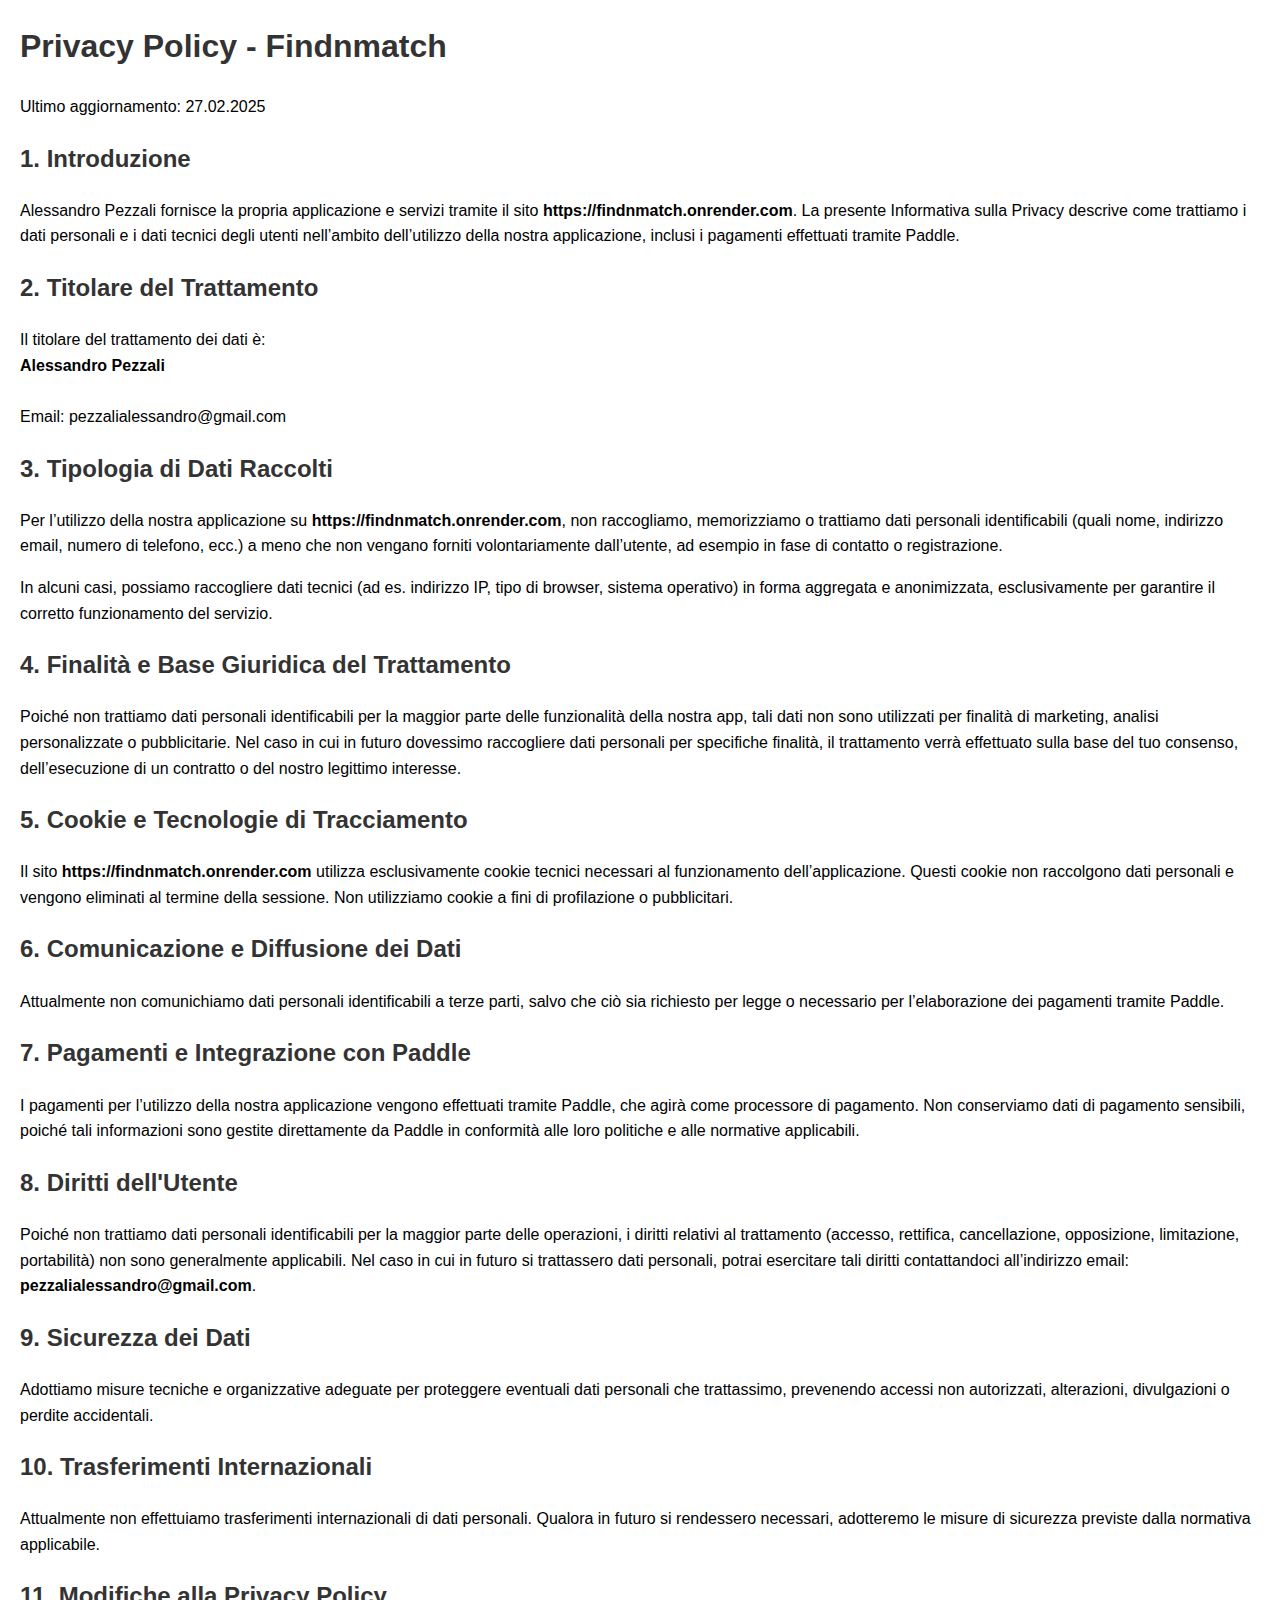
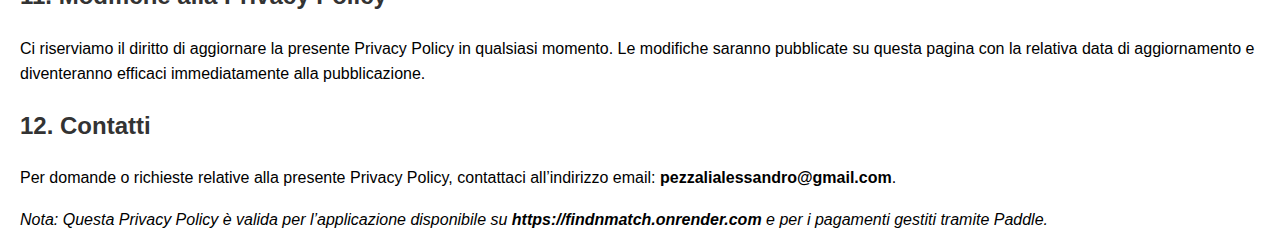
<file: templates/privacy.html>
<!DOCTYPE html>
<html lang="it">
<head>
    <meta charset="UTF-8">
    <title>Privacy Policy - Findnmatch</title>
    <style>
        body { font-family: Arial, sans-serif; margin: 20px; line-height: 1.6; }
        h1, h2 { color: #333; }
        ul { margin-left: 20px; }
    </style>
</head>
<body>
    <h1>Privacy Policy - Findnmatch</h1>
    <p>Ultimo aggiornamento: 27.02.2025</p>
    
    <h2>1. Introduzione</h2>
    <p>
        Alessandro Pezzali fornisce la propria applicazione e servizi tramite il sito <strong>https://findnmatch.onrender.com</strong>. La presente Informativa sulla Privacy descrive come trattiamo i dati personali e i dati tecnici degli utenti nell’ambito dell’utilizzo della nostra applicazione, inclusi i pagamenti effettuati tramite Paddle.
    </p>
    
    <h2>2. Titolare del Trattamento</h2>
    <p>
        Il titolare del trattamento dei dati è:<br>
        <strong>Alessandro Pezzali</strong><br>
    <br>
        Email: pezzalialessandro@gmail.com
    </p>
    
    <h2>3. Tipologia di Dati Raccolti</h2>
    <p>
        Per l’utilizzo della nostra applicazione su <strong>https://findnmatch.onrender.com</strong>, non raccogliamo, memorizziamo o trattiamo dati personali identificabili (quali nome, indirizzo email, numero di telefono, ecc.) a meno che non vengano forniti volontariamente dall’utente, ad esempio in fase di contatto o registrazione.
    </p>
    <p>
        In alcuni casi, possiamo raccogliere dati tecnici (ad es. indirizzo IP, tipo di browser, sistema operativo) in forma aggregata e anonimizzata, esclusivamente per garantire il corretto funzionamento del servizio.
    </p>
    
    <h2>4. Finalità e Base Giuridica del Trattamento</h2>
    <p>
        Poiché non trattiamo dati personali identificabili per la maggior parte delle funzionalità della nostra app, tali dati non sono utilizzati per finalità di marketing, analisi personalizzate o pubblicitarie. Nel caso in cui in futuro dovessimo raccogliere dati personali per specifiche finalità, il trattamento verrà effettuato sulla base del tuo consenso, dell’esecuzione di un contratto o del nostro legittimo interesse.
    </p>
    
    <h2>5. Cookie e Tecnologie di Tracciamento</h2>
    <p>
        Il sito <strong>https://findnmatch.onrender.com</strong> utilizza esclusivamente cookie tecnici necessari al funzionamento dell’applicazione. Questi cookie non raccolgono dati personali e vengono eliminati al termine della sessione. Non utilizziamo cookie a fini di profilazione o pubblicitari.
    </p>
    
    <h2>6. Comunicazione e Diffusione dei Dati</h2>
    <p>
        Attualmente non comunichiamo dati personali identificabili a terze parti, salvo che ciò sia richiesto per legge o necessario per l’elaborazione dei pagamenti tramite Paddle.
    </p>
    
    <h2>7. Pagamenti e Integrazione con Paddle</h2>
    <p>
        I pagamenti per l’utilizzo della nostra applicazione vengono effettuati tramite Paddle, che agirà come processore di pagamento. Non conserviamo dati di pagamento sensibili, poiché tali informazioni sono gestite direttamente da Paddle in conformità alle loro politiche e alle normative applicabili.
    </p>
    
    <h2>8. Diritti dell'Utente</h2>
    <p>
        Poiché non trattiamo dati personali identificabili per la maggior parte delle operazioni, i diritti relativi al trattamento (accesso, rettifica, cancellazione, opposizione, limitazione, portabilità) non sono generalmente applicabili. Nel caso in cui in futuro si trattassero dati personali, potrai esercitare tali diritti contattandoci all’indirizzo email: <strong>pezzalialessandro@gmail.com</strong>.
    </p>
    
    <h2>9. Sicurezza dei Dati</h2>
    <p>
        Adottiamo misure tecniche e organizzative adeguate per proteggere eventuali dati personali che trattassimo, prevenendo accessi non autorizzati, alterazioni, divulgazioni o perdite accidentali.
    </p>
    
    <h2>10. Trasferimenti Internazionali</h2>
    <p>
        Attualmente non effettuiamo trasferimenti internazionali di dati personali. Qualora in futuro si rendessero necessari, adotteremo le misure di sicurezza previste dalla normativa applicabile.
    </p>
    
    <h2>11. Modifiche alla Privacy Policy</h2>
    <p>
        Ci riserviamo il diritto di aggiornare la presente Privacy Policy in qualsiasi momento. Le modifiche saranno pubblicate su questa pagina con la relativa data di aggiornamento e diventeranno efficaci immediatamente alla pubblicazione.
    </p>
    
    <h2>12. Contatti</h2>
    <p>
        Per domande o richieste relative alla presente Privacy Policy, contattaci all’indirizzo email: <strong>pezzalialessandro@gmail.com</strong>.
    </p>
    
    <p><em>Nota: Questa Privacy Policy è valida per l’applicazione disponibile su <strong>https://findnmatch.onrender.com</strong> e per i pagamenti gestiti tramite Paddle.</em></p>
</body>
</html>
</file>
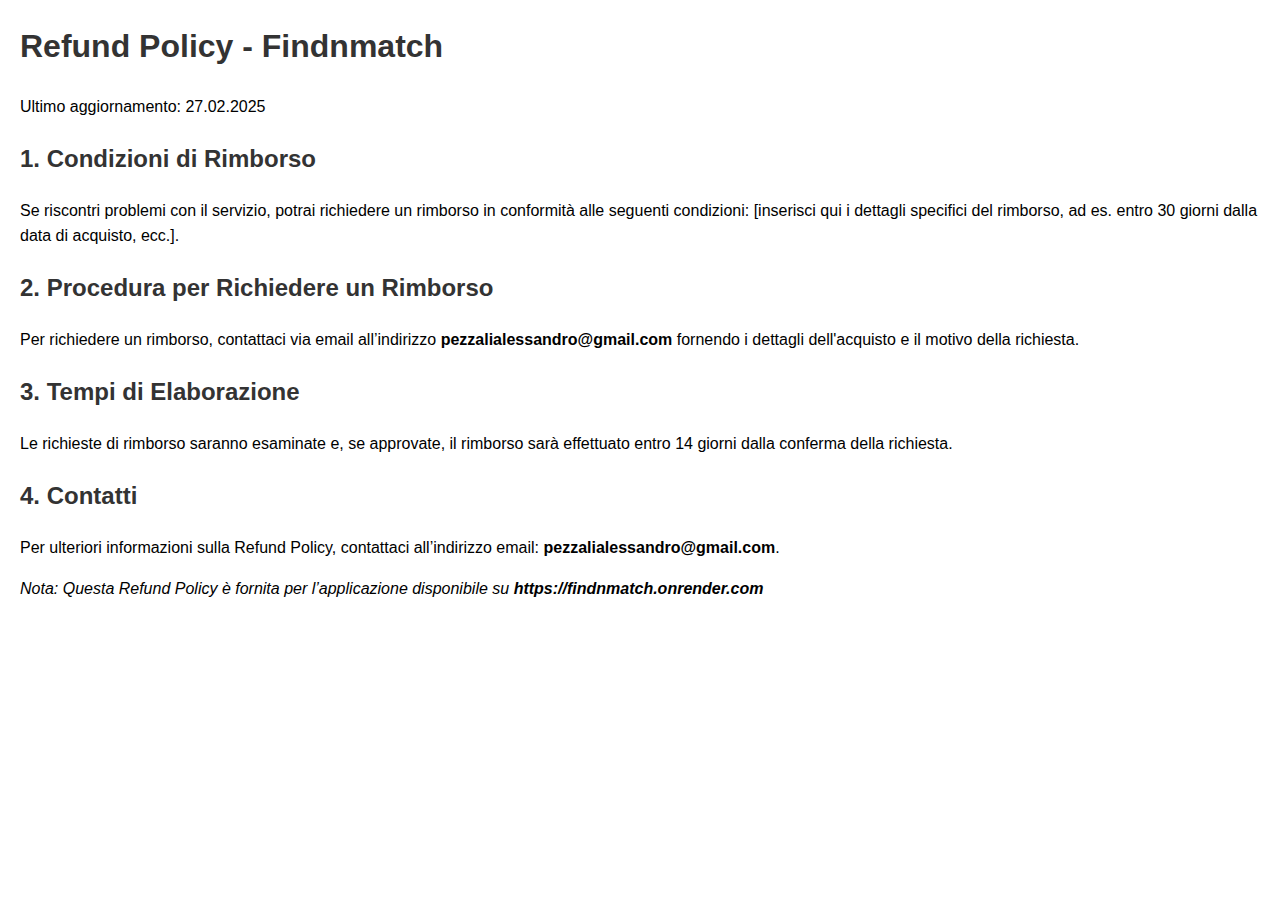
<file: templates/refund.html>
<!DOCTYPE html>
<html lang="it">
<head>
    <meta charset="UTF-8">
    <title>Refund Policy - Findnmatch</title>
    <style>
        body { font-family: Arial, sans-serif; margin: 20px; line-height: 1.6; }
        h1, h2 { color: #333; }
    </style>
</head>
<body>
    <h1>Refund Policy - Findnmatch</h1>
    <p>Ultimo aggiornamento: 27.02.2025</p>
    
    <h2>1. Condizioni di Rimborso</h2>
    <p>
        Se riscontri problemi con il servizio, potrai richiedere un rimborso in conformità alle seguenti condizioni: [inserisci qui i dettagli specifici del rimborso, ad es. entro 30 giorni dalla data di acquisto, ecc.].
    </p>
    
    <h2>2. Procedura per Richiedere un Rimborso</h2>
    <p>
        Per richiedere un rimborso, contattaci via email all’indirizzo <strong>pezzalialessandro@gmail.com</strong> fornendo i dettagli dell'acquisto e il motivo della richiesta.
    </p>
    
    <h2>3. Tempi di Elaborazione</h2>
    <p>
        Le richieste di rimborso saranno esaminate e, se approvate, il rimborso sarà effettuato entro 14 giorni dalla conferma della richiesta.
    </p>
    
    <h2>4. Contatti</h2>
    <p>
        Per ulteriori informazioni sulla Refund Policy, contattaci all’indirizzo email: <strong>pezzalialessandro@gmail.com</strong>.
    </p>
    
    <p><em>Nota: Questa Refund Policy è fornita per l’applicazione disponibile su <strong>https://findnmatch.onrender.com</strong> </em></p>
</body>
</html>
</file>
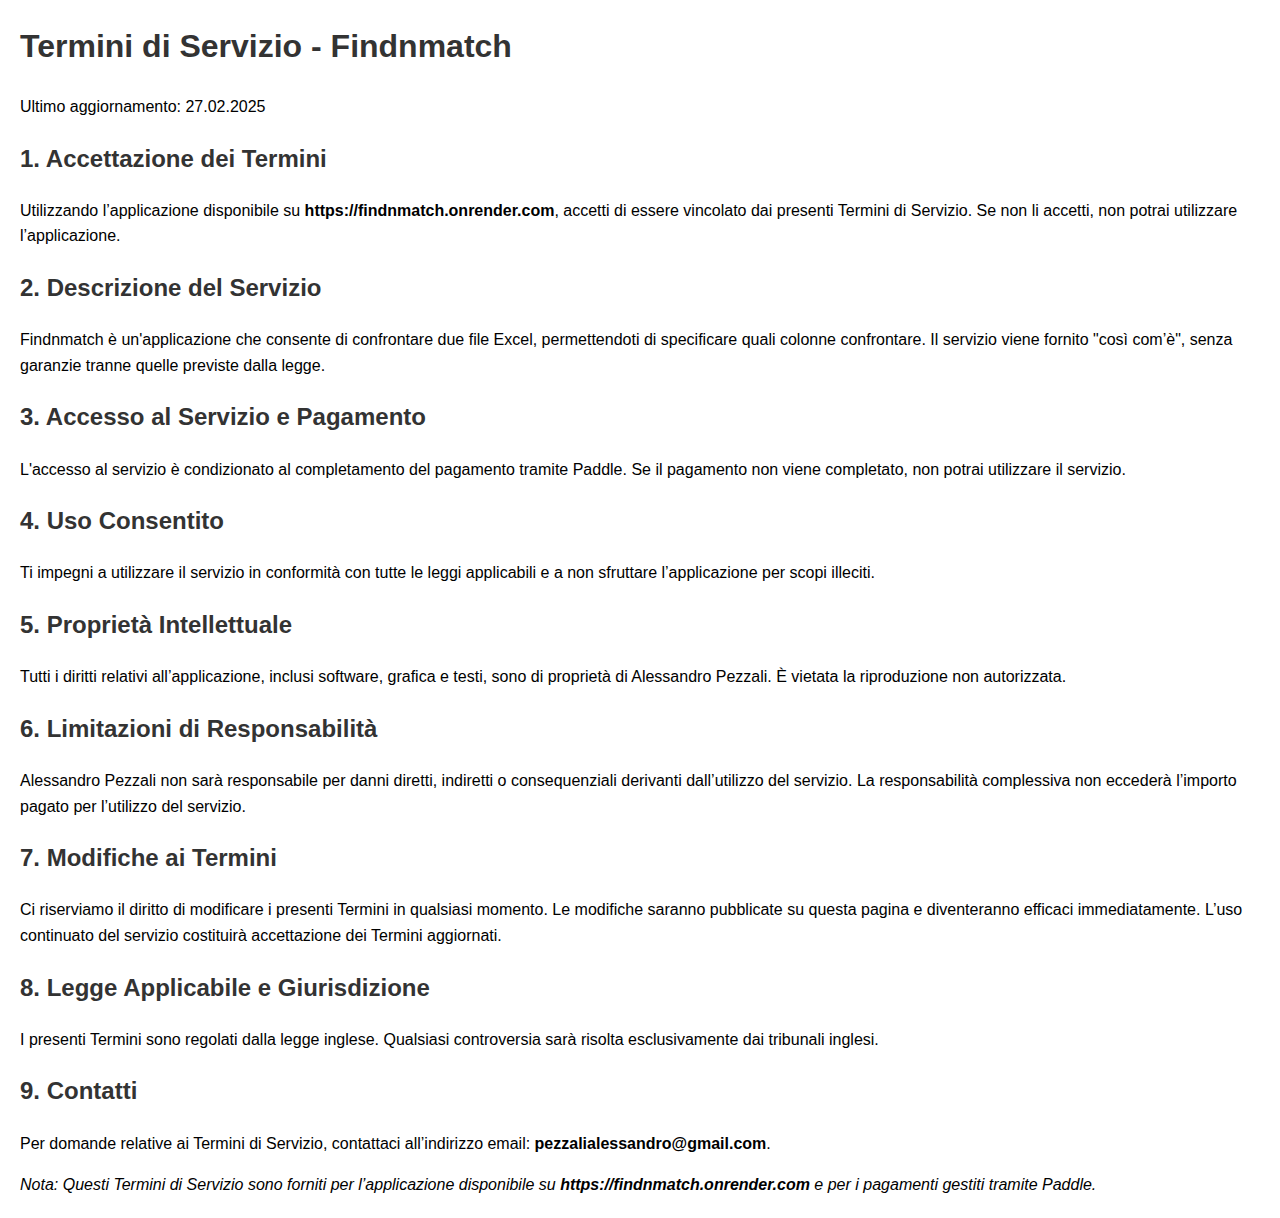
<file: templates/terms.html>
<!DOCTYPE html>
<html lang="it">
<head>
    <meta charset="UTF-8">
    <title>Termini di Servizio - Findnmatch</title>
    <style>
        body { font-family: Arial, sans-serif; margin: 20px; line-height: 1.6; }
        h1, h2 { color: #333; }
    </style>
</head>
<body>
    <h1>Termini di Servizio - Findnmatch</h1>
    <p>Ultimo aggiornamento: 27.02.2025</p>
    
    <h2>1. Accettazione dei Termini</h2>
    <p>
        Utilizzando l’applicazione disponibile su <strong>https://findnmatch.onrender.com</strong>, accetti di essere vincolato dai presenti Termini di Servizio. Se non li accetti, non potrai utilizzare l’applicazione.
    </p>
    
    <h2>2. Descrizione del Servizio</h2>
    <p>
        Findnmatch è un'applicazione che consente di confrontare due file Excel, permettendoti di specificare quali colonne confrontare. Il servizio viene fornito "così com’è", senza garanzie tranne quelle previste dalla legge.
    </p>
    
    <h2>3. Accesso al Servizio e Pagamento</h2>
    <p>
        L'accesso al servizio è condizionato al completamento del pagamento tramite Paddle. Se il pagamento non viene completato, non potrai utilizzare il servizio.
    </p>
    
    <h2>4. Uso Consentito</h2>
    <p>
        Ti impegni a utilizzare il servizio in conformità con tutte le leggi applicabili e a non sfruttare l’applicazione per scopi illeciti.
    </p>
    
    <h2>5. Proprietà Intellettuale</h2>
    <p>
        Tutti i diritti relativi all’applicazione, inclusi software, grafica e testi, sono di proprietà di Alessandro Pezzali. È vietata la riproduzione non autorizzata.
    </p>
    
    <h2>6. Limitazioni di Responsabilità</h2>
    <p>
        Alessandro Pezzali non sarà responsabile per danni diretti, indiretti o consequenziali derivanti dall’utilizzo del servizio. La responsabilità complessiva non eccederà l’importo pagato per l’utilizzo del servizio.
    </p>
    
    <h2>7. Modifiche ai Termini</h2>
    <p>
        Ci riserviamo il diritto di modificare i presenti Termini in qualsiasi momento. Le modifiche saranno pubblicate su questa pagina e diventeranno efficaci immediatamente. L’uso continuato del servizio costituirà accettazione dei Termini aggiornati.
    </p>
    
    <h2>8. Legge Applicabile e Giurisdizione</h2>
    <p>
        I presenti Termini sono regolati dalla legge inglese. Qualsiasi controversia sarà risolta esclusivamente dai tribunali inglesi.
    </p>
    
    <h2>9. Contatti</h2>
    <p>
        Per domande relative ai Termini di Servizio, contattaci all’indirizzo email: <strong>pezzalialessandro@gmail.com</strong>.
    </p>
    
    <p><em>Nota: Questi Termini di Servizio sono forniti per l’applicazione disponibile su <strong>https://findnmatch.onrender.com</strong> e per i pagamenti gestiti tramite Paddle. </em></p>
</body>
</html>
</file>
